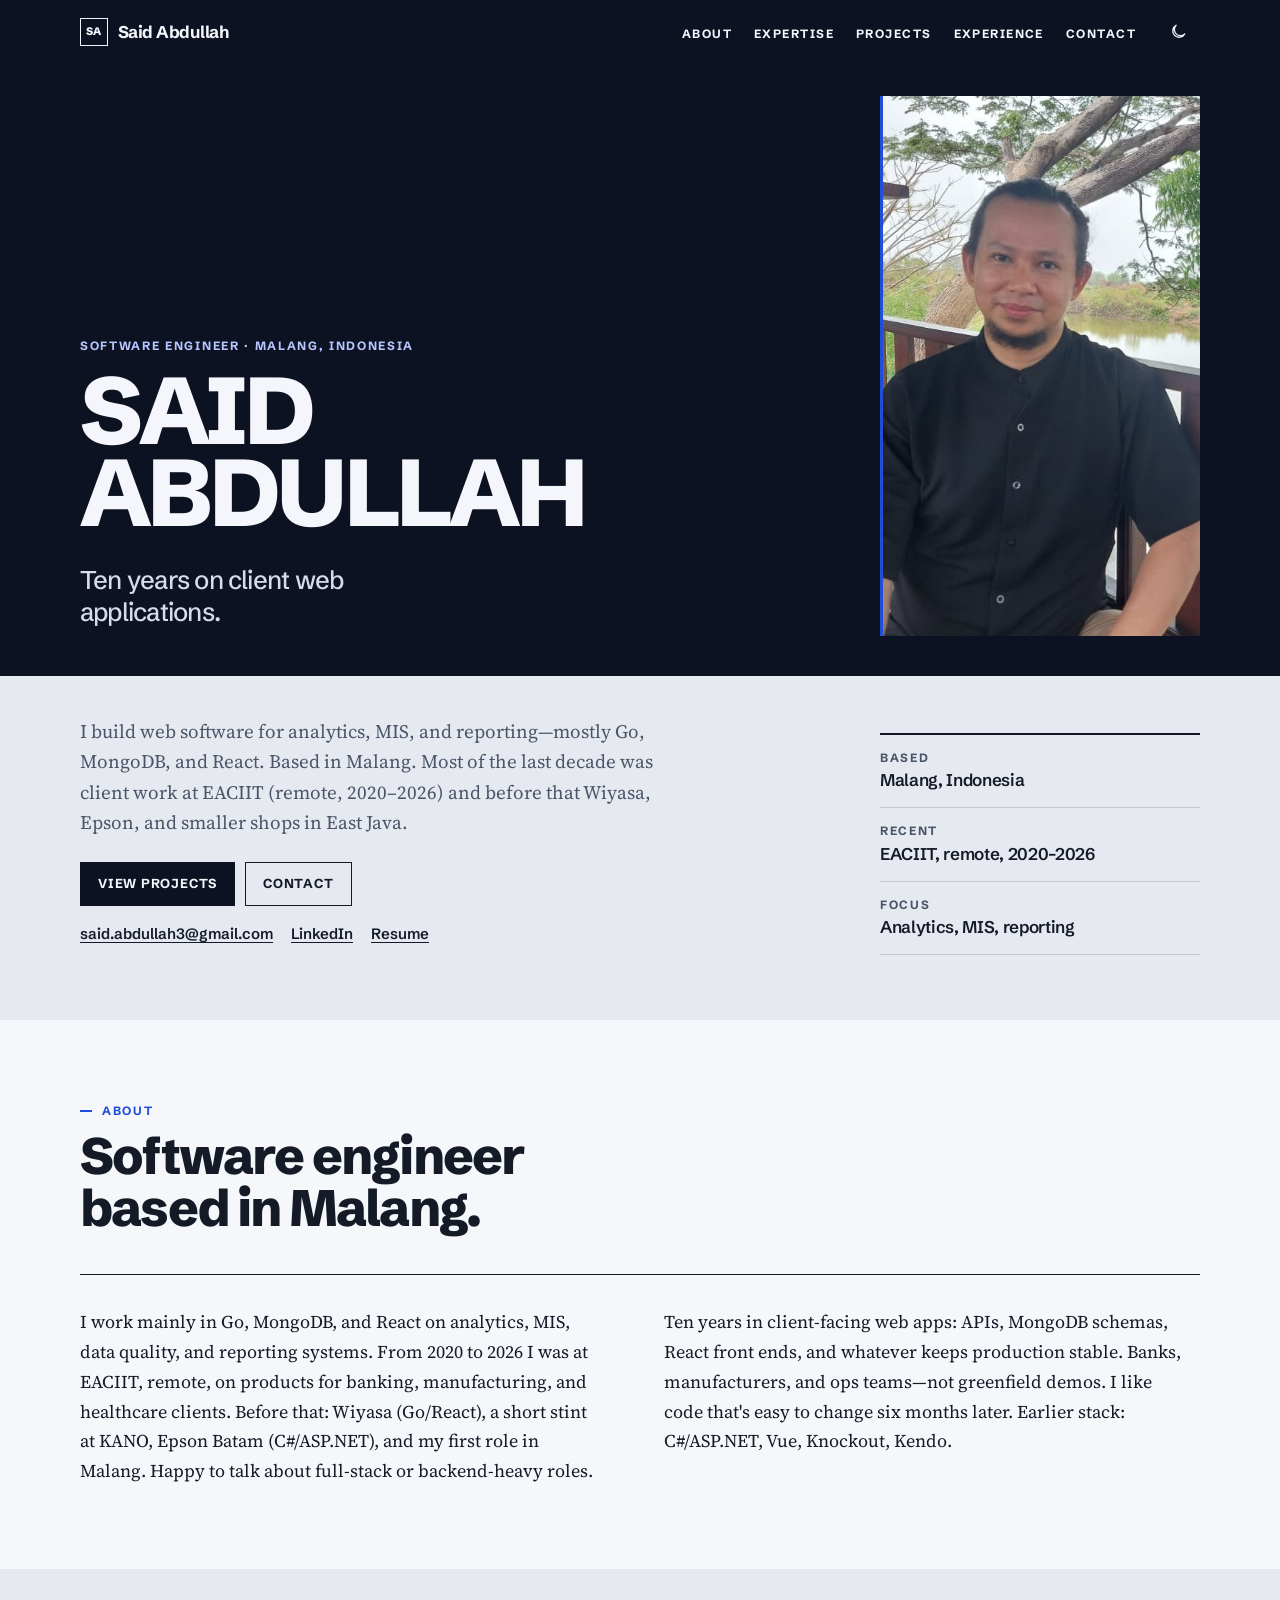
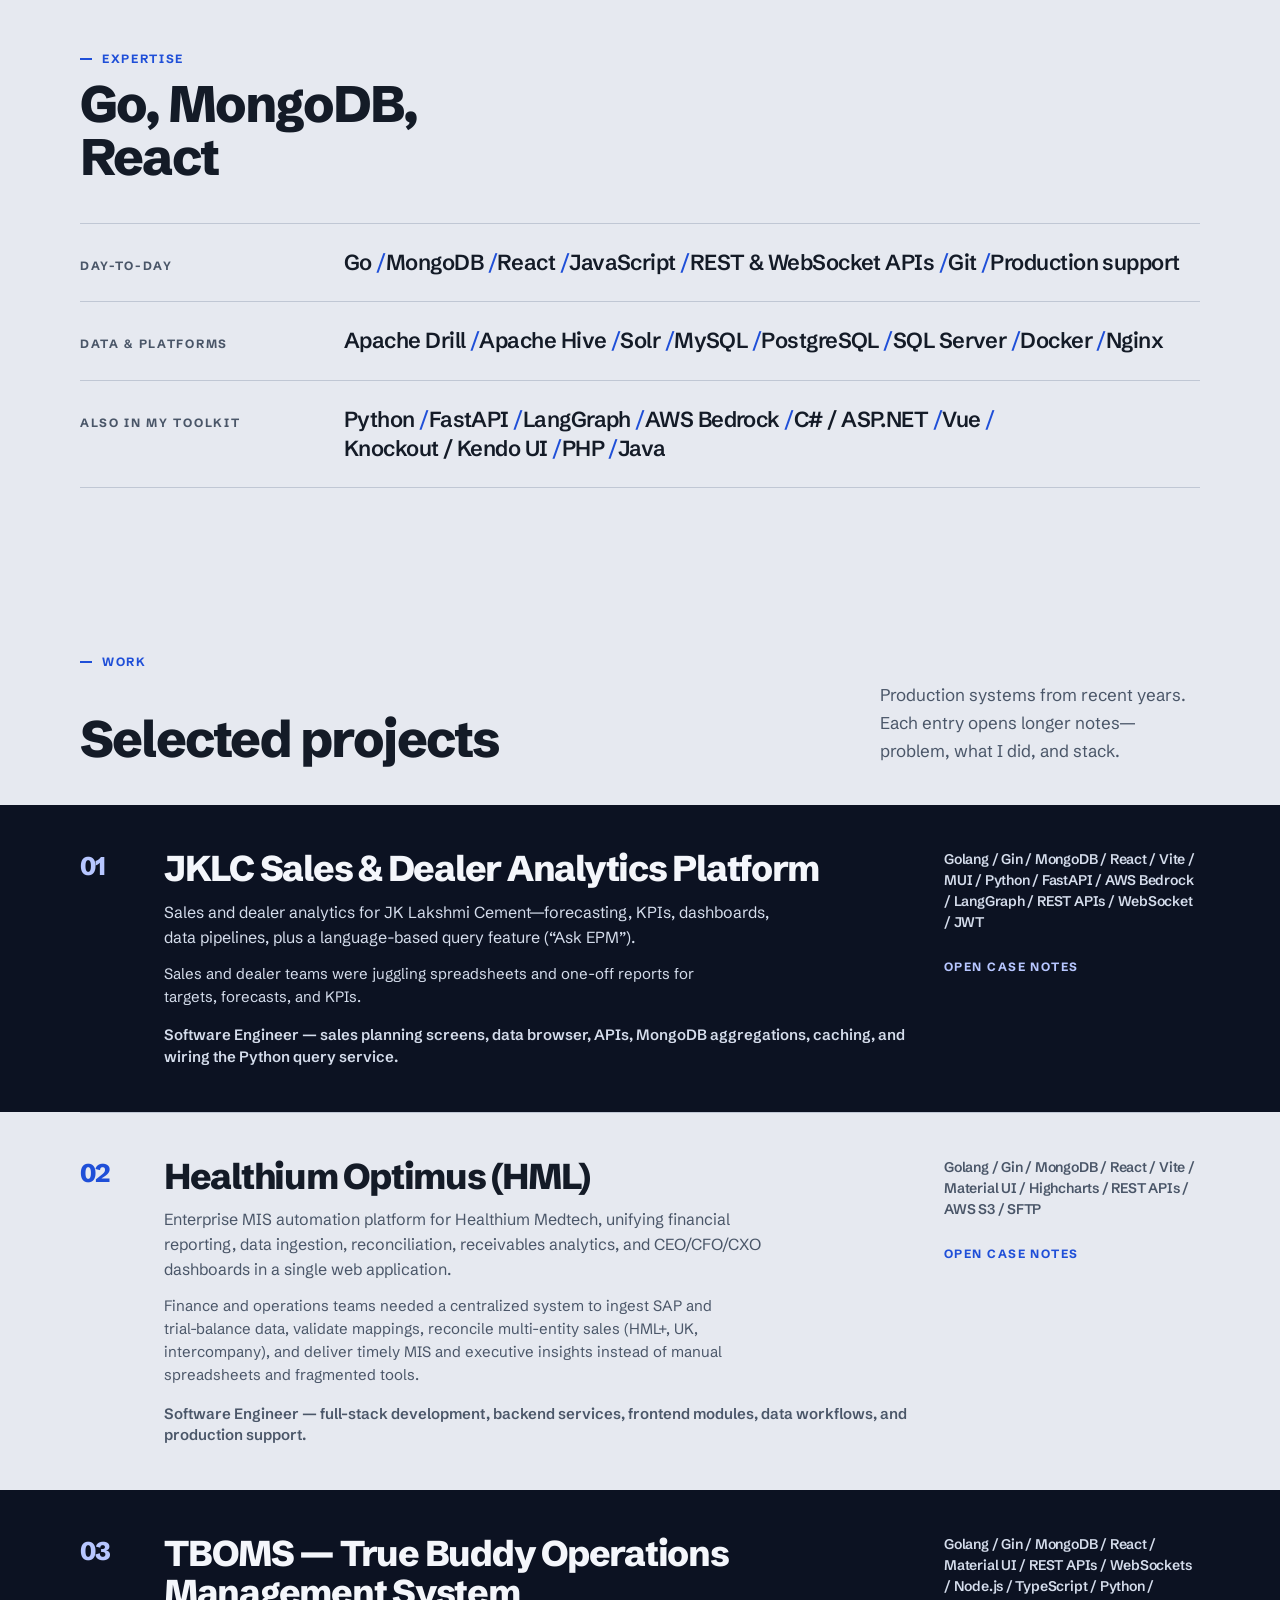
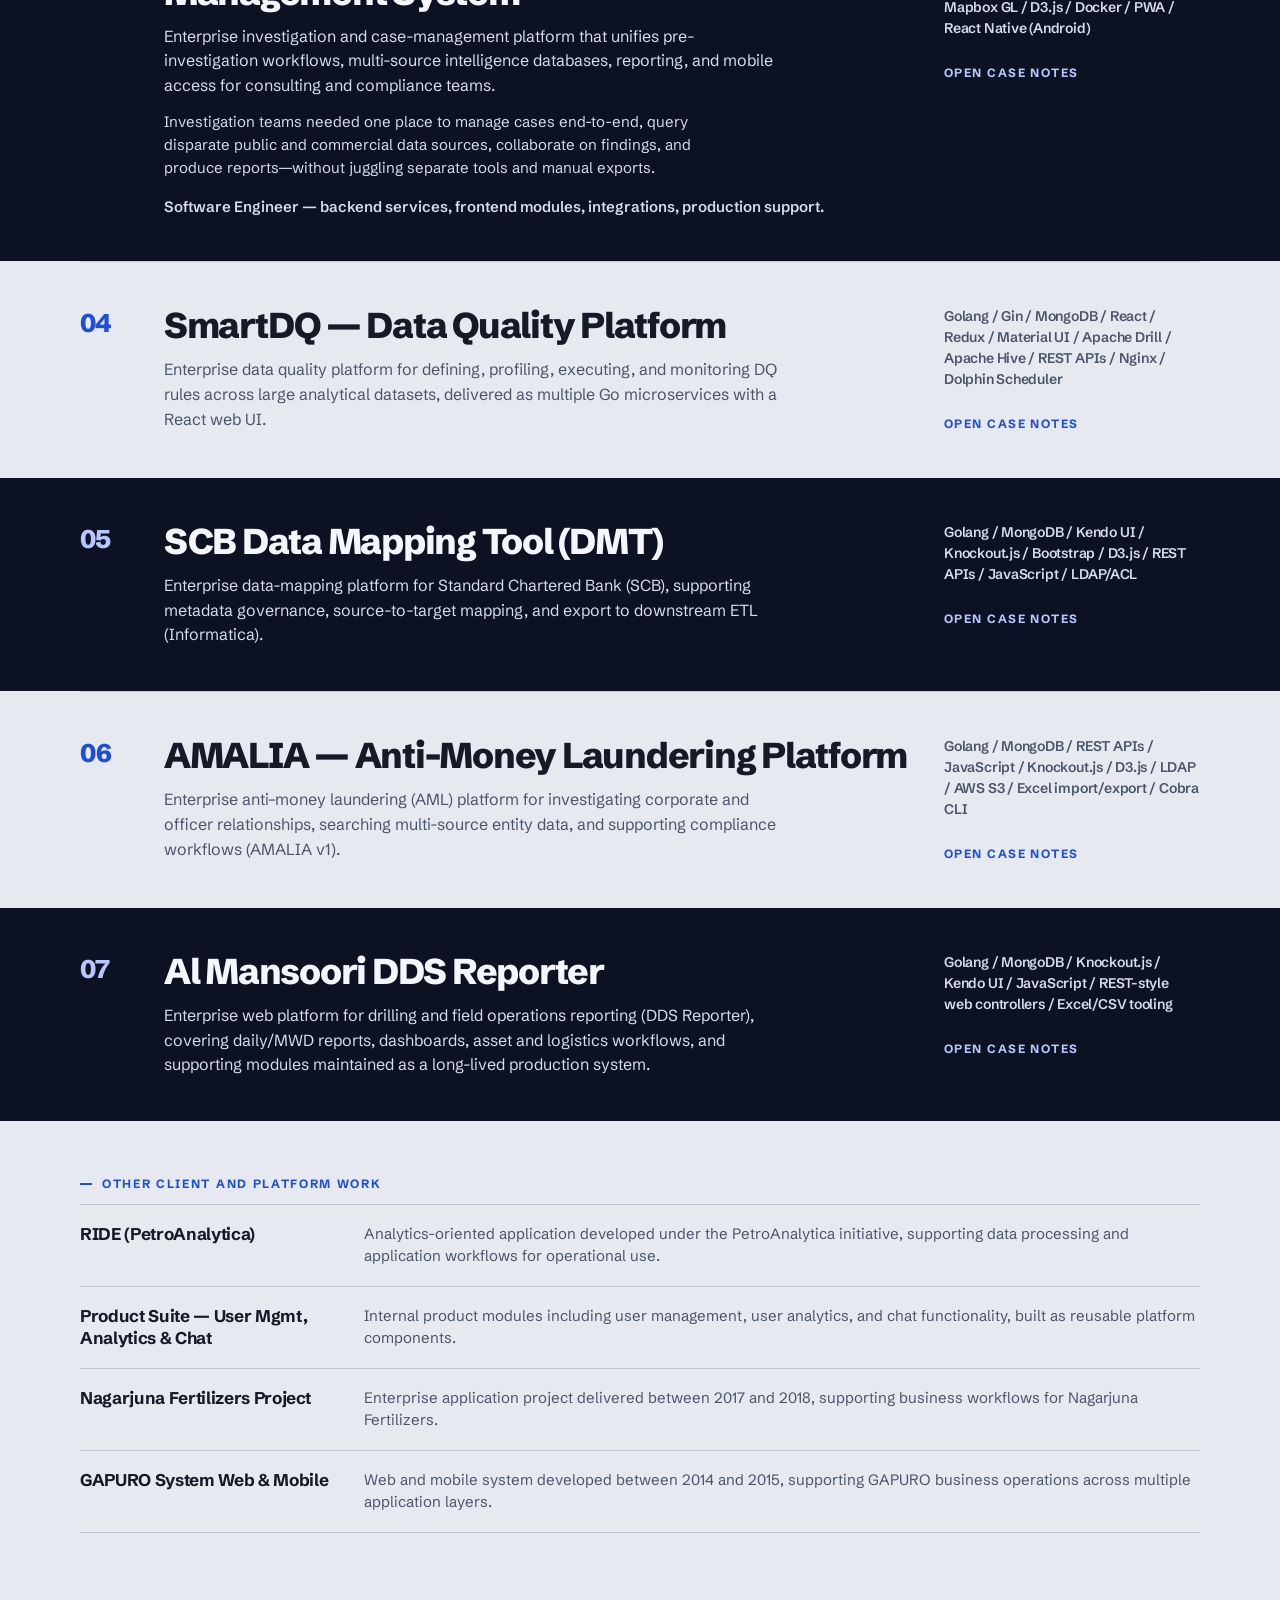
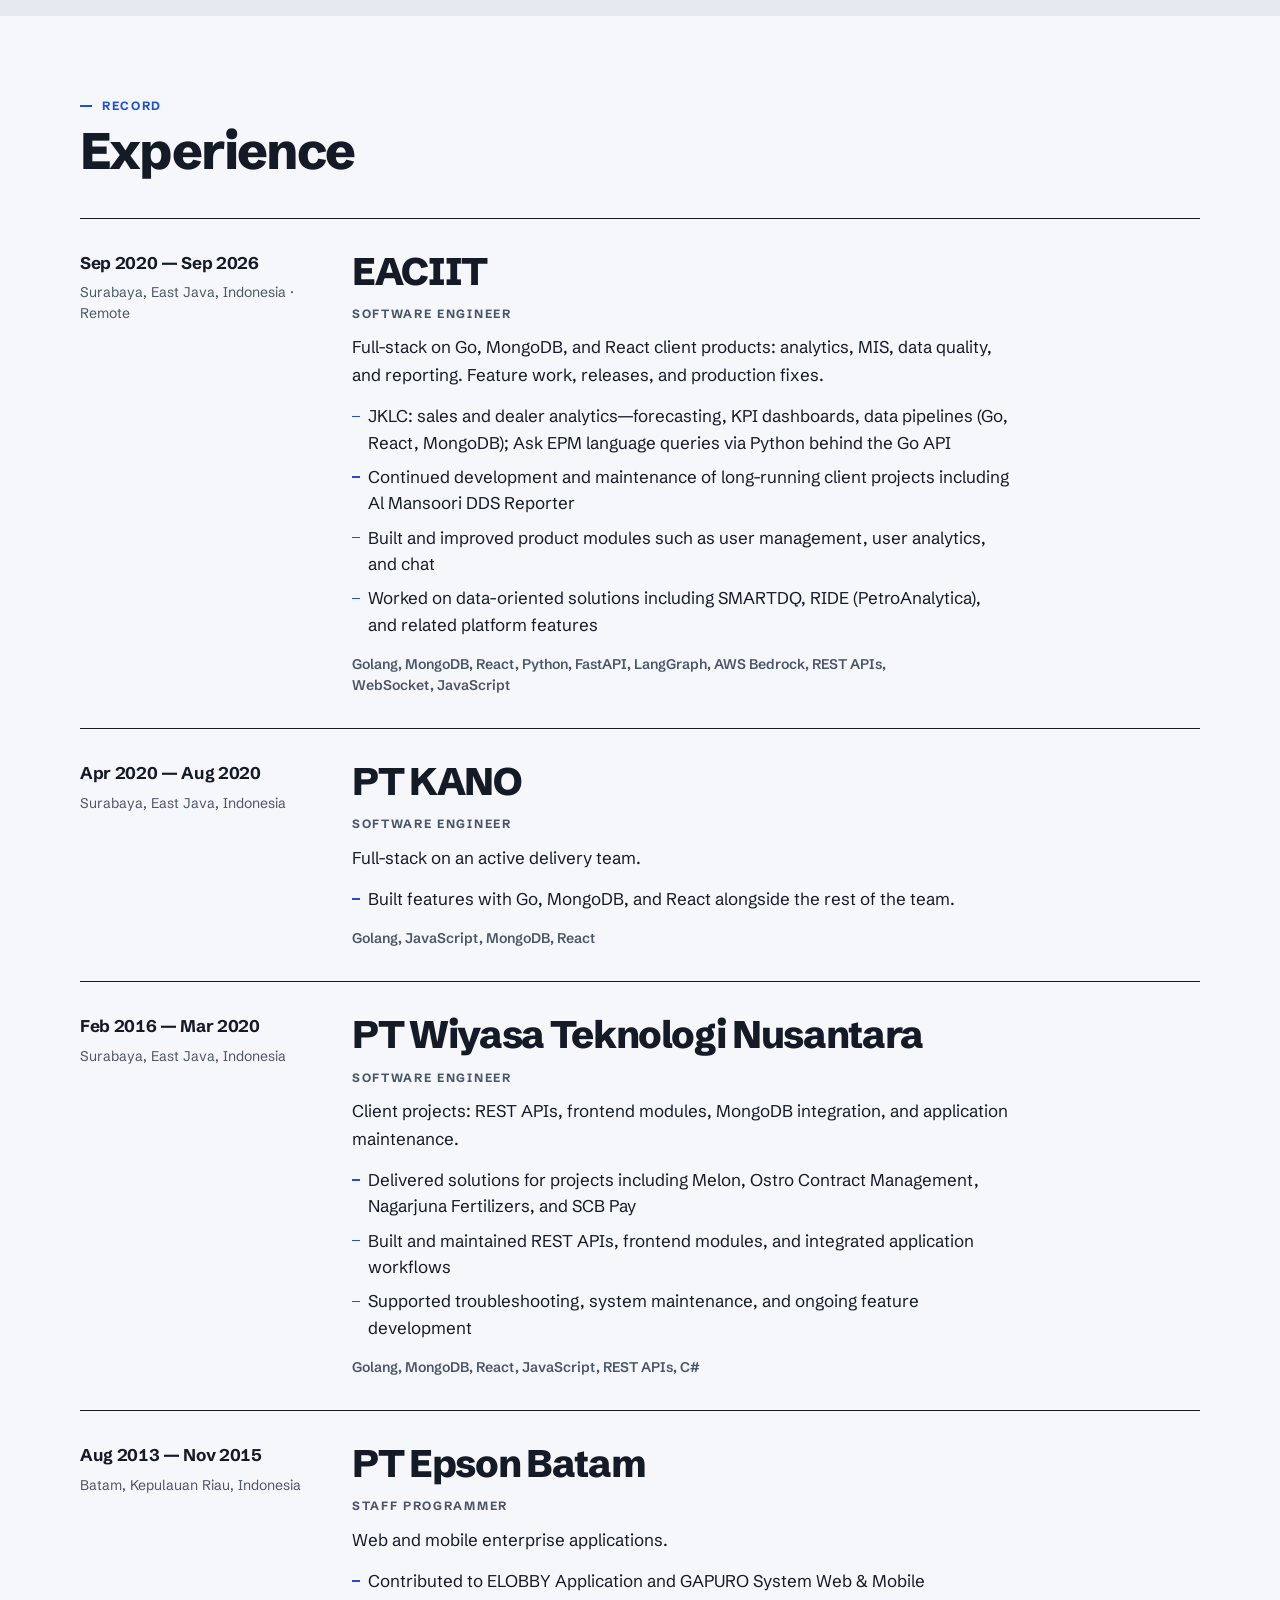
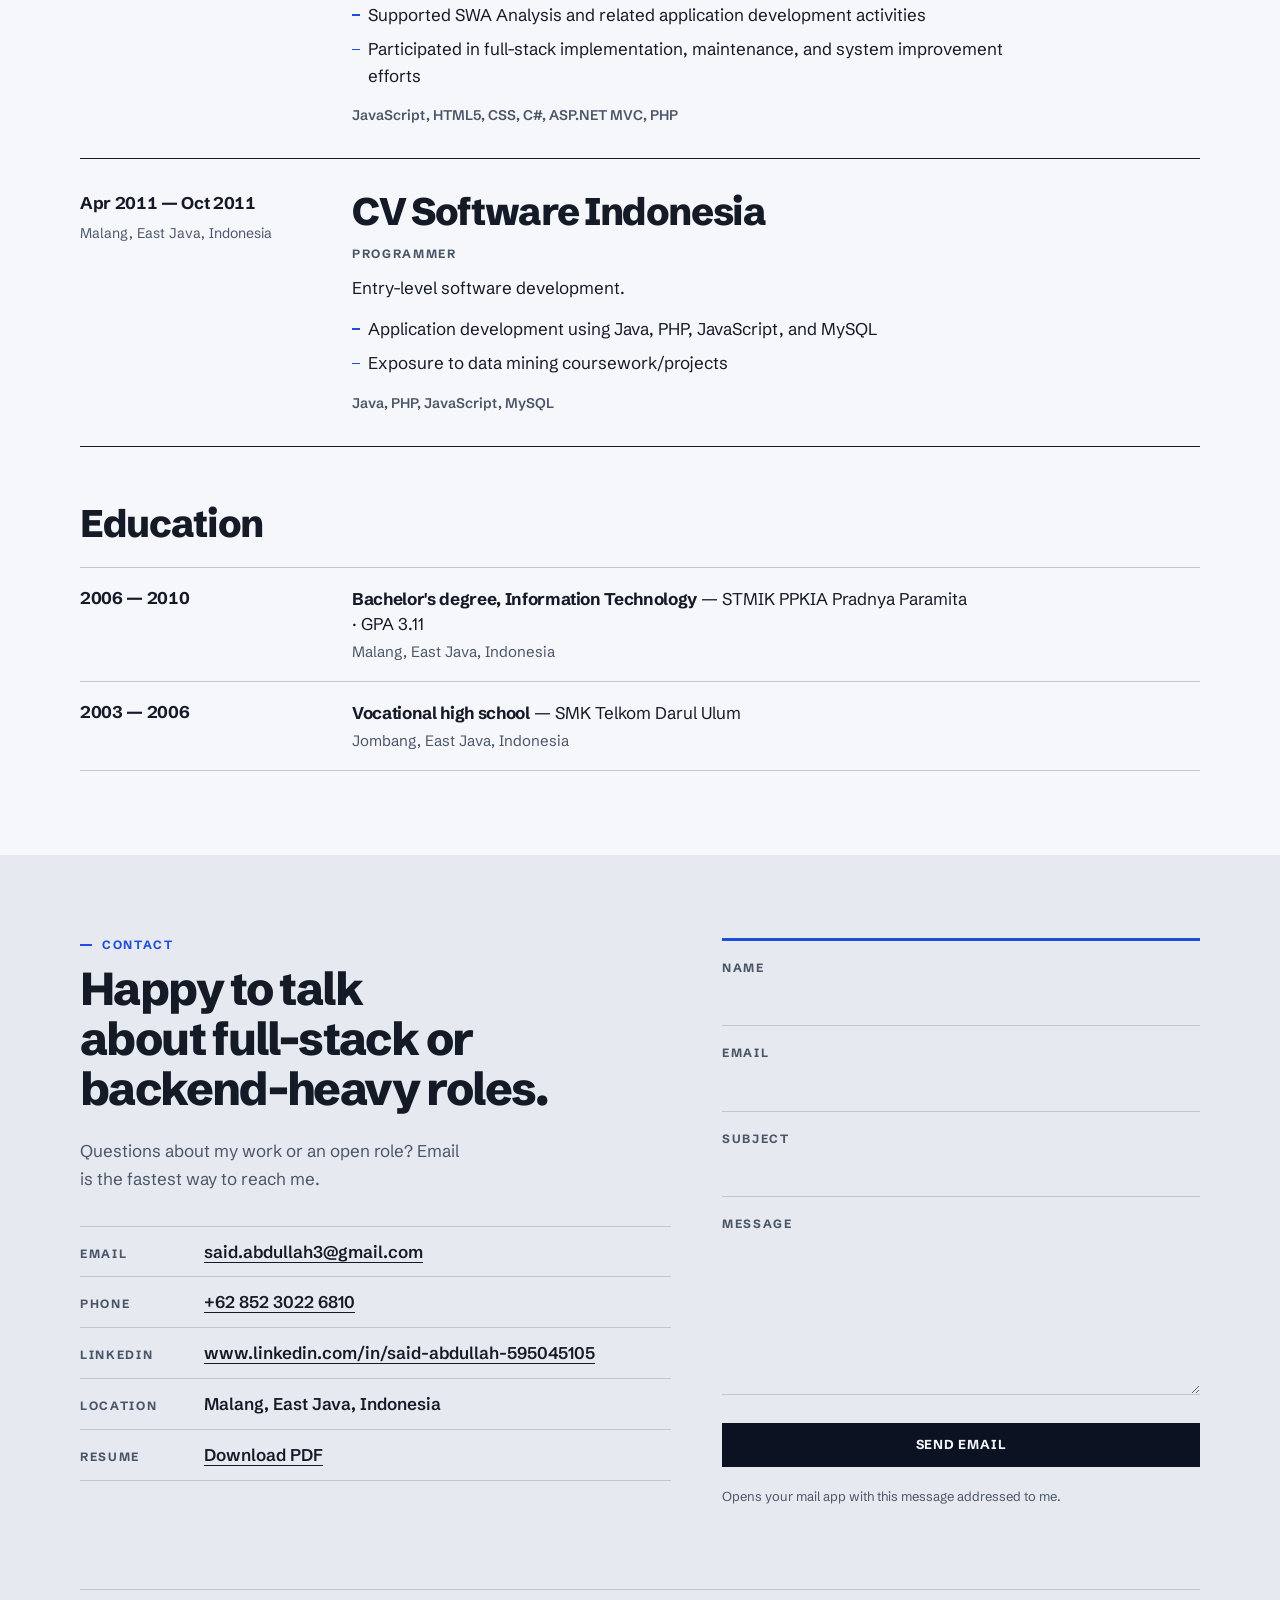
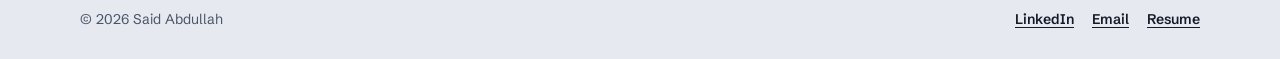
<file: index.html>
<!DOCTYPE html>
<html lang="en" data-theme="light">
<head>
  <meta charset="UTF-8">
  <meta name="viewport" content="width=device-width, initial-scale=1.0">
  <meta name="theme-color" content="#0c1222">
  <script>
    (function () {
      try {
        var stored = localStorage.getItem("portfolio-theme");
        var dark = window.matchMedia("(prefers-color-scheme: dark)").matches;
        var theme = stored || (dark ? "dark" : "light");
        document.documentElement.setAttribute("data-theme", theme);
        document.documentElement.style.colorScheme = theme;
        var meta = document.querySelector('meta[name="theme-color"]');
        if (meta) meta.setAttribute("content", theme === "dark" ? "#070b12" : "#0c1222");
      } catch (e) {}
    })();
  </script>
  <title>Said Abdullah | Software Engineer</title>
  <meta name="description" content="Said Abdullah — Software Engineer in Malang. Ten years on client web applications, mostly Go, MongoDB, and React, for analytics, MIS, data quality, and reporting.">
  <meta name="author" content="Said Abdullah">
  <meta name="robots" content="index, follow">

  <meta property="og:title" content="Said Abdullah | Software Engineer">
  <meta property="og:description" content="Software engineer in Malang. Go, MongoDB, and React on analytics, MIS, data quality, and reporting systems.">
  <meta property="og:type" content="website">
  <meta property="og:image" content="./assets/images/me.jpeg">
  <meta property="og:locale" content="en_US">

  <meta name="twitter:card" content="summary">
  <meta name="twitter:title" content="Said Abdullah | Software Engineer">
  <meta name="twitter:description" content="Software engineer in Malang. Go, MongoDB, and React on analytics, MIS, data quality, and reporting systems.">
  <meta name="twitter:image" content="./assets/images/me.jpeg">

  <link rel="icon" type="image/svg+xml" href="./favicon/favicon.svg">
  <link rel="apple-touch-icon" href="./favicon/favicon.svg">

  <link rel="preconnect" href="https://fonts.googleapis.com">
  <link rel="preconnect" href="https://fonts.gstatic.com" crossorigin>
  <link href="https://fonts.googleapis.com/css2?family=Schibsted+Grotesk:wght@400;500;600;700;800;900&family=Source+Serif+4:opsz,wght@8..60,400;8..60,500;8..60,600&display=swap" rel="stylesheet">

  <link rel="stylesheet" href="./css/style.css">
  <link rel="stylesheet" href="./css/responsive.css">

  <script type="application/ld+json" id="person-jsonld">
  {
    "@context": "https://schema.org",
    "@type": "Person",
    "name": "Said Abdullah",
    "jobTitle": "Software Engineer",
    "email": "mailto:said.abdullah3@gmail.com",
    "telephone": "+62-852-3022-6810",
    "address": {
      "@type": "PostalAddress",
      "addressLocality": "Malang",
      "addressRegion": "East Java",
      "addressCountry": "Indonesia"
    },
    "sameAs": ["https://www.linkedin.com/in/said-abdullah-595045105"]
  }
  </script>
</head>
<body>
  <a href="#main-content" class="skip-link">Skip to main content</a>

  <header class="navbar" id="navbar">
    <div class="container navbar__inner">
      <a href="#hero" class="navbar__logo"><span class="navbar__mark" aria-hidden="true">SA</span><span class="navbar__logo-text">Said Abdullah</span></a>

      <nav class="navbar__nav" id="navbar-nav" aria-label="Main">
        <ul class="navbar__list">
          <li><a href="#about" class="navbar__link" data-section="about">About</a></li>
          <li><a href="#expertise" class="navbar__link" data-section="expertise">Expertise</a></li>
          <li><a href="#projects" class="navbar__link" data-section="projects">Projects</a></li>
          <li><a href="#experience" class="navbar__link" data-section="experience">Experience</a></li>
          <li><a href="#contact" class="navbar__link" data-section="contact">Contact</a></li>
        </ul>
      </nav>

      <div class="navbar__actions">
        <button class="theme-toggle" id="theme-toggle" type="button" aria-label="Switch color theme" aria-pressed="false">
          <svg class="theme-toggle__icon theme-toggle__icon--sun" xmlns="http://www.w3.org/2000/svg" width="18" height="18" viewBox="0 0 24 24" fill="none" stroke="currentColor" stroke-width="1.75" stroke-linecap="round" aria-hidden="true">
            <circle cx="12" cy="12" r="4"/>
            <path d="M12 3v1.5M12 19.5V21M4.9 4.9l1.1 1.1M18 18l1.1 1.1M3 12h1.5M19.5 12H21M4.9 19.1 6 18M18 6l1.1-1.1"/>
          </svg>
          <svg class="theme-toggle__icon theme-toggle__icon--moon" xmlns="http://www.w3.org/2000/svg" width="18" height="18" viewBox="0 0 24 24" fill="none" stroke="currentColor" stroke-width="1.75" stroke-linecap="round" stroke-linejoin="round" aria-hidden="true">
            <path d="M21 14.5A8.5 8.5 0 1 1 9.5 3 7 7 0 0 0 21 14.5z"/>
          </svg>
        </button>
        <button class="navbar__hamburger" id="navbar-hamburger" type="button" aria-label="Open menu" aria-expanded="false" aria-controls="navbar-nav">
          <span></span>
          <span></span>
        </button>
      </div>
    </div>
  </header>

  <main id="main-content" tabindex="-1">
    <section class="hero" id="hero">
      <div class="container hero__poster">
        <div class="hero__copy">
          <p class="hero__eyebrow" id="hero-eyebrow">Software Engineer · Malang</p>
          <h1 class="hero__name" id="hero-name"><span class="hero__name-line">Said</span><span class="hero__name-line">Abdullah</span></h1>
          <p class="hero__headline" id="hero-headline">Ten years on client web applications.</p>
        </div>
        <figure class="hero__photo-wrapper">
          <img
            src="./assets/images/me.jpeg"
            alt="Portrait of Said Abdullah"
            class="hero__photo"
            id="hero-photo"
            width="640"
            height="800"
            fetchpriority="high"
            decoding="async"
          >
        </figure>
      </div>
      <div class="hero__dock">
        <div class="container hero__dock-grid">
          <div>
            <p class="hero__lede" id="hero-lede">I build web software for analytics, MIS, and reporting—mostly Go, MongoDB, and React. Based in Malang. Most of the last decade was client work at EACIIT (remote, 2020–2026) and before that Wiyasa, Epson, and smaller shops in East Java.</p>
            <div class="hero__actions">
              <a href="#projects" class="btn btn--primary">View projects</a>
              <a href="#contact" class="btn btn--secondary">Contact</a>
            </div>
            <p class="hero__links" id="hero-links">
              <a id="hero-email" href="mailto:said.abdullah3@gmail.com">said.abdullah3@gmail.com</a>
              <a id="hero-linkedin" href="https://www.linkedin.com/in/said-abdullah-595045105" target="_blank" rel="noopener noreferrer">LinkedIn</a>
              <a id="hero-resume" href="./assets/documents/resume.pdf" target="_blank" rel="noopener noreferrer">Resume</a>
            </p>
          </div>
          <dl class="hero__facts">
            <div><dt>Based</dt><dd>Malang, Indonesia</dd></div>
            <div><dt>Recent</dt><dd>EACIIT, remote, 2020–2026</dd></div>
            <div><dt>Focus</dt><dd>Analytics, MIS, reporting</dd></div>
          </dl>
        </div>
      </div>
    </section>

    <section class="section" id="about" tabindex="-1">
      <div class="container">
        <header class="section-header">
          <p class="section-kicker">About</p>
          <h2 class="section-title" id="about-lead">Software engineer based in Malang.</h2>
        </header>
        <div class="about__columns" id="about-prose">
          <p class="about__body" id="about-rest">I work mainly in Go, MongoDB, and React on analytics, MIS, data quality, and reporting systems. From 2020 to 2026 I was at EACIIT, remote, on products for banking, manufacturing, and healthcare clients. Before that: Wiyasa (Go/React), a short stint at KANO, Epson Batam (C#/ASP.NET), and my first role in Malang. Happy to talk about full-stack or backend-heavy roles.</p>
          <p class="about__body" id="about-snippet">Ten years in client-facing web apps: APIs, MongoDB schemas, React front ends, and whatever keeps production stable. Banks, manufacturers, and ops teams—not greenfield demos. I like code that's easy to change six months later. Earlier stack: C#/ASP.NET, Vue, Knockout, Kendo.</p>
        </div>
      </div>
    </section>

    <section class="section section--rule" id="expertise" tabindex="-1">
      <div class="container">
        <header class="section-header">
          <p class="section-kicker">Expertise</p>
          <h2 class="section-title">Go, MongoDB, React</h2>
        </header>
        <div class="skill-board" id="skills-grid"></div>
      </div>
    </section>

    <section class="section section--rule" id="projects" tabindex="-1">
      <div class="container">
        <header class="section-header">
          <p class="section-kicker">Work</p>
          <h2 class="section-title">Selected projects</h2>
          <p class="section-intro">Production systems from recent years. Each entry opens longer notes—problem, what I did, and stack.</p>
        </header>
      </div>
      <div id="projects-grid">
        <noscript>
          <div class="container">
            <p class="noscript-note">Project notes load with JavaScript. The same history is in the resume PDF.</p>
          </div>
        </noscript>
      </div>
    </section>

    <section class="section section--rule" id="experience" tabindex="-1">
      <div class="container">
        <header class="section-header">
          <p class="section-kicker">Record</p>
          <h2 class="section-title">Experience</h2>
        </header>
        <div class="career" id="experience-timeline"></div>
        <div class="education" id="education-block" hidden>
          <h3 class="education__title">Education</h3>
          <div id="education-list"></div>
        </div>
      </div>
    </section>

    <section class="contact" id="contact" tabindex="-1">
      <div class="container contact__layout">
        <div class="contact__intro">
          <header class="section-header">
            <p class="section-kicker">Contact</p>
            <h2 class="section-title" id="contact-statement">Happy to talk about full-stack or backend-heavy roles.</h2>
          </header>
          <p class="contact__lede">Questions about my work or an open role? Email is the fastest way to reach me.</p>
          <div class="contact__list">
            <div class="contact__row">
              <span class="contact__label">Email</span>
              <a class="contact__value" id="contact-email" href="mailto:said.abdullah3@gmail.com">said.abdullah3@gmail.com</a>
            </div>
            <div class="contact__row">
              <span class="contact__label">Phone</span>
              <a class="contact__value" id="contact-phone" href="tel:+6285230226810">+62 852 3022 6810</a>
            </div>
            <div class="contact__row" id="contact-github-row" hidden>
              <span class="contact__label">GitHub</span>
              <a class="contact__value" id="contact-github" href="#" target="_blank" rel="noopener noreferrer"></a>
            </div>
            <div class="contact__row">
              <span class="contact__label">LinkedIn</span>
              <a class="contact__value" id="contact-linkedin" href="https://www.linkedin.com/in/said-abdullah-595045105" target="_blank" rel="noopener noreferrer">linkedin.com/in/said-abdullah-595045105</a>
            </div>
            <div class="contact__row">
              <span class="contact__label">Location</span>
              <span class="contact__value" id="contact-location">Malang, East Java, Indonesia</span>
            </div>
            <div class="contact__row">
              <span class="contact__label">Resume</span>
              <a class="contact__value" id="contact-resume" href="./assets/documents/resume.pdf" target="_blank" rel="noopener noreferrer">Download PDF</a>
            </div>
          </div>
        </div>

        <form class="contact__form" id="contact-form" novalidate>
          <div class="form-group">
            <label for="contact-name">Name</label>
            <input type="text" id="contact-name" name="name" required autocomplete="name">
          </div>
          <div class="form-group">
            <label for="contact-email-input">Email</label>
            <input type="email" id="contact-email-input" name="email" required autocomplete="email">
          </div>
          <div class="form-group">
            <label for="contact-subject">Subject</label>
            <input type="text" id="contact-subject" name="subject" required autocomplete="off">
          </div>
          <div class="form-group">
            <label for="contact-message">Message</label>
            <textarea id="contact-message" name="message" rows="5" required></textarea>
          </div>
          <p class="form-error" id="form-error" role="alert" hidden>Enter your name, a valid email, a subject, and a message.</p>
          <button type="submit" class="btn btn--primary btn--full">Send email</button>
          <p class="form-note">Opens your mail app with this message addressed to me.</p>
        </form>
      </div>
    </section>
  </main>

  <footer class="footer">
    <div class="container footer__inner">
      <p class="footer__copy">&copy; <span id="footer-year">2026</span> <span id="footer-name">Said Abdullah</span></p>
      <div class="footer__links">
        <a id="footer-linkedin" href="https://www.linkedin.com/in/said-abdullah-595045105" target="_blank" rel="noopener noreferrer">LinkedIn</a>
        <a id="footer-github" href="#" target="_blank" rel="noopener noreferrer" hidden>GitHub</a>
        <a id="footer-email" href="mailto:said.abdullah3@gmail.com">Email</a>
        <a id="footer-resume" href="./assets/documents/resume.pdf" target="_blank" rel="noopener noreferrer">Resume</a>
      </div>
    </div>
  </footer>

  <div class="modal" id="project-modal" role="dialog" aria-modal="true" aria-labelledby="modal-title" hidden>
    <div class="modal__overlay" id="modal-overlay"></div>
    <div class="modal__panel" role="document">
      <h2 class="modal__title" id="modal-title">Project notes</h2>
      <button class="modal__close" id="modal-close" type="button" aria-label="Close case notes">
        <svg xmlns="http://www.w3.org/2000/svg" width="20" height="20" viewBox="0 0 24 24" fill="none" stroke="currentColor" stroke-width="1.75" stroke-linecap="round" aria-hidden="true">
          <line x1="6" y1="6" x2="18" y2="18"/>
          <line x1="18" y1="6" x2="6" y2="18"/>
        </svg>
      </button>
      <div id="modal-content"></div>
    </div>
  </div>

  <script src="./js/script.js"></script>
  <script src="./js/_runtime.js"></script>
</body>
</html>
</file>
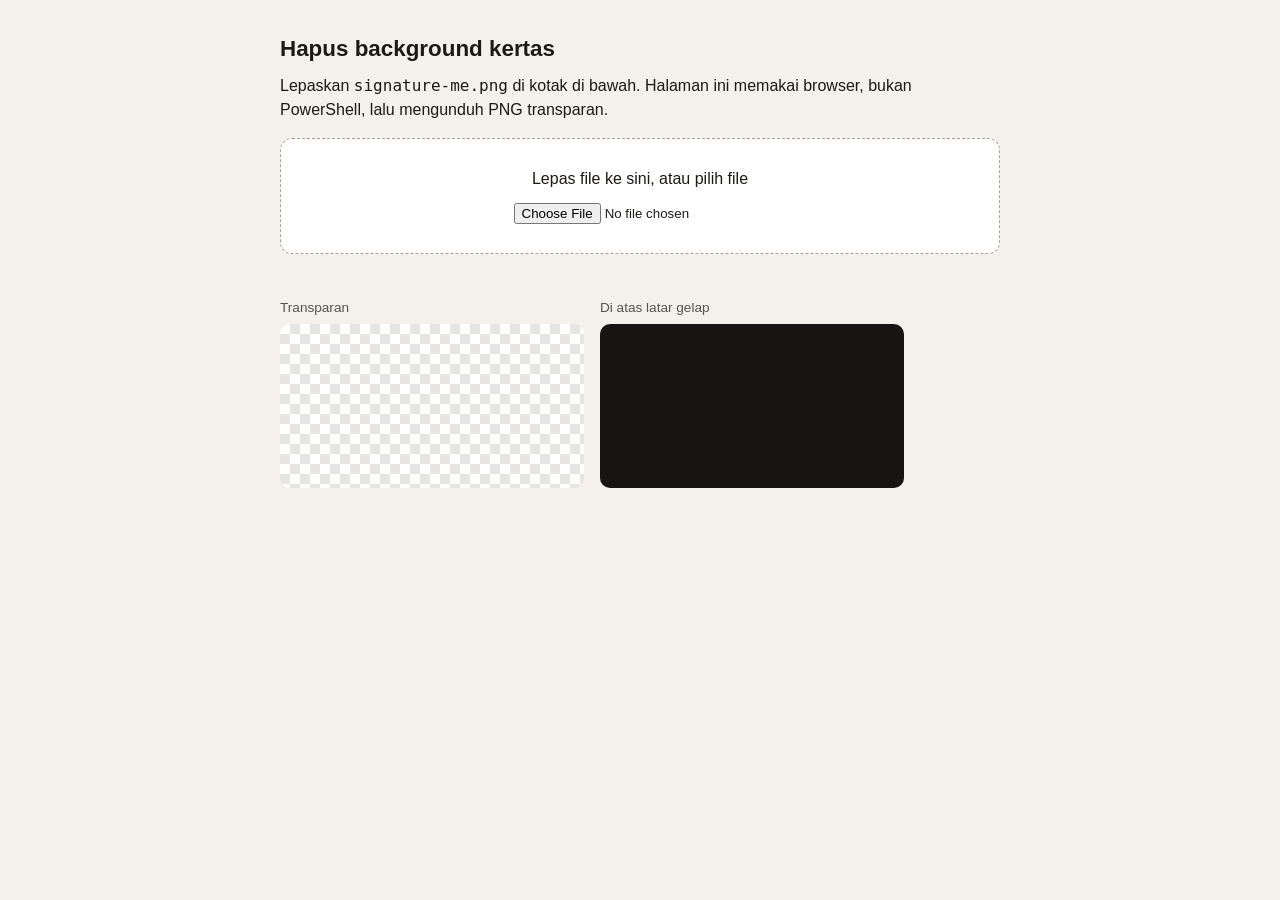
<file: tools/clean-signature.html>
<!DOCTYPE html>
<html lang="id">
<head>
  <meta charset="utf-8">
  <title>Bersihkan tanda tangan</title>
  <style>
    :root { color-scheme: light; }
    body { margin: 0; font: 16px/1.5 "Segoe UI", sans-serif; background: #f4f1ec; color: #1c1917; }
    main { max-width: 720px; margin: 0 auto; padding: 32px 20px 48px; }
    h1 { font-size: 1.4rem; font-weight: 650; margin: 0 0 8px; }
    p { margin: 0 0 16px; }
    .drop { border: 1.5px dashed #a8a29e; border-radius: 12px; padding: 28px 16px; text-align: center; background: #fff; }
    .drop.over { border-color: #1c1917; background: #fafaf9; }
    input { margin-top: 12px; }
    .row { display: flex; gap: 16px; margin-top: 20px; flex-wrap: wrap; }
    figure { margin: 0; }
    figcaption { font-size: 0.85rem; color: #57534e; margin-bottom: 6px; }
    .stage { min-height: 140px; min-width: 220px; display: grid; place-items: center; border-radius: 10px; padding: 12px; }
    .light { background: #f7f6f3; }
    .dark { background: #171513; }
    .checker { background-color: #fff; background-image: linear-gradient(45deg, #e7e5e4 25%, transparent 25%), linear-gradient(-45deg, #e7e5e4 25%, transparent 25%), linear-gradient(45deg, transparent 75%, #e7e5e4 75%), linear-gradient(-45deg, transparent 75%, #e7e5e4 75%); background-size: 20px 20px; background-position: 0 0, 0 10px, 10px -10px, -10px 0; }
    canvas { max-width: 280px; height: auto; }
    .status { min-height: 1.5em; color: #44403c; }
  </style>
</head>
<body>
  <main>
    <h1>Hapus background kertas</h1>
    <p>Lepaskan <code>signature-me.png</code> di kotak di bawah. Halaman ini memakai browser, bukan PowerShell, lalu mengunduh PNG transparan.</p>
    <div class="drop" id="drop">
      <div>Lepas file ke sini, atau pilih file</div>
      <input id="file" type="file" accept="image/png,image/jpeg,image/webp">
    </div>
    <p class="status" id="status"></p>
    <div class="row" id="preview" hidden>
      <figure>
        <figcaption>Transparan</figcaption>
        <div class="stage checker"><canvas id="view"></canvas></div>
      </figure>
      <figure>
        <figcaption>Di atas latar gelap</figcaption>
        <div class="stage dark"><canvas id="viewDark"></canvas></div>
      </figure>
    </div>
  </main>
  <script>
    const drop = document.getElementById("drop");
    const fileInput = document.getElementById("file");
    const status = document.getElementById("status");
    const preview = document.getElementById("preview");

    drop.addEventListener("dragover", (event) => {
      event.preventDefault();
      drop.classList.add("over");
    });
    drop.addEventListener("dragleave", () => drop.classList.remove("over"));
    drop.addEventListener("drop", (event) => {
      event.preventDefault();
      drop.classList.remove("over");
      const file = event.dataTransfer.files && event.dataTransfer.files[0];
      if (file) cleanFile(file);
    });
    fileInput.addEventListener("change", () => {
      if (fileInput.files[0]) cleanFile(fileInput.files[0]);
    });

    function luminance(r, g, b) {
      return 0.2126 * r + 0.7152 * g + 0.0722 * b;
    }

    function median(values) {
      const sorted = values.slice().sort((a, b) => a - b);
      return sorted[Math.floor(sorted.length / 2)] || 0;
    }

    function percentile(values, p) {
      const sorted = values.slice().sort((a, b) => a - b);
      const index = Math.min(sorted.length - 1, Math.max(0, Math.round((sorted.length - 1) * p)));
      return sorted[index] || 0;
    }

    function sampleGrid(grid, gw, gh, cell, x, y) {
      const gx = (x + 0.5) / cell - 0.5;
      const gy = (y + 0.5) / cell - 0.5;
      const x0 = Math.floor(gx);
      const y0 = Math.floor(gy);
      const tx = gx - x0;
      const ty = gy - y0;
      const at = (cx, cy) => {
        const xx = Math.max(0, Math.min(gw - 1, cx));
        const yy = Math.max(0, Math.min(gh - 1, cy));
        return grid[yy * gw + xx];
      };
      const a = at(x0, y0) * (1 - tx) + at(x0 + 1, y0) * tx;
      const b = at(x0, y0 + 1) * (1 - tx) + at(x0 + 1, y0 + 1) * tx;
      return a * (1 - ty) + b * ty;
    }

    function removeSmallComponents(alpha, width, height, minSize) {
      const seen = new Uint8Array(alpha.length);
      const stack = [];
      for (let start = 0; start < alpha.length; start++) {
        if (seen[start] || alpha[start] < 18) continue;
        stack.length = 0;
        const comp = [];
        stack.push(start);
        seen[start] = 1;
        while (stack.length) {
          const p = stack.pop();
          comp.push(p);
          const x = p % width;
          const y = (p - x) / width;
          const next = [];
          if (x > 0) next.push(p - 1);
          if (x + 1 < width) next.push(p + 1);
          if (y > 0) next.push(p - width);
          if (y + 1 < height) next.push(p + width);
          for (const n of next) {
            if (!seen[n] && alpha[n] >= 18) {
              seen[n] = 1;
              stack.push(n);
            }
          }
        }
        if (comp.length < minSize) {
          for (const p of comp) alpha[p] = 0;
        }
      }
    }

    function cleanImageData(image) {
      const width = image.width;
      const height = image.height;
      const src = document.createElement("canvas");
      src.width = width;
      src.height = height;
      const ctx = src.getContext("2d", { willReadFrequently: true });
      ctx.drawImage(image, 0, 0);
      const frame = ctx.getImageData(0, 0, width, height);
      const rgba = frame.data;
      const count = width * height;
      const lum = new Float32Array(count);
      for (let p = 0; p < count; p++) {
        const o = p * 4;
        lum[p] = luminance(rgba[o], rgba[o + 1], rgba[o + 2]);
      }

      const border = [];
      const inset = Math.max(1, Math.floor(Math.min(width, height) * 0.01));
      for (let x = 0; x < width; x++) {
        border.push(lum[inset * width + x]);
        border.push(lum[(height - 1 - inset) * width + x]);
      }
      for (let y = 0; y < height; y++) {
        border.push(lum[y * width + inset]);
        border.push(lum[y * width + (width - 1 - inset)]);
      }
      const paper = median(border);
      const cell = Math.max(36, Math.round(Math.min(width, height) / 8));
      const gw = Math.ceil(width / cell);
      const gh = Math.ceil(height / cell);
      const grid = new Float32Array(gw * gh);
      for (let gy = 0; gy < gh; gy++) {
        for (let gx = 0; gx < gw; gx++) {
          const x0 = gx * cell;
          const y0 = gy * cell;
          const x1 = Math.min(width, x0 + cell);
          const y1 = Math.min(height, y0 + cell);
          const paperPixels = [];
          for (let y = y0; y < y1; y++) {
            for (let x = x0; x < x1; x++) {
              const value = lum[y * width + x];
              if (value >= paper - 28) paperPixels.push(value);
            }
          }
          grid[gy * gw + gx] = paperPixels.length >= 12 ? percentile(paperPixels, 0.72) : paper;
        }
      }
      const smooth = new Float32Array(grid.length);
      for (let gy = 0; gy < gh; gy++) {
        for (let gx = 0; gx < gw; gx++) {
          let sum = 0;
          let n = 0;
          for (let dy = -1; dy <= 1; dy++) {
            for (let dx = -1; dx <= 1; dx++) {
              const xx = gx + dx;
              const yy = gy + dy;
              if (xx >= 0 && yy >= 0 && xx < gw && yy < gh) {
                sum += grid[yy * gw + xx];
                n++;
              }
            }
          }
          smooth[gy * gw + gx] = sum / n;
        }
      }

      const alpha = new Uint8Array(count);
      for (let y = 0; y < height; y++) {
        for (let x = 0; x < width; x++) {
          const p = y * width + x;
          const bg = Math.max(paper - 18, sampleGrid(smooth, gw, gh, cell, x, y));
          const delta = bg - lum[p];
          let a = 0;
          if (delta <= 16) a = 0;
          else if (delta >= 58) a = 255;
          else a = Math.round(((delta - 16) / (58 - 16)) * 255);
          alpha[p] = a;
        }
      }
      removeSmallComponents(alpha, width, height, Math.max(12, Math.round(Math.min(width, height) * 0.012)));

      let minX = width;
      let minY = height;
      let maxX = -1;
      let maxY = -1;
      let ink = 0;
      for (let y = 0; y < height; y++) {
        for (let x = 0; x < width; x++) {
          if (alpha[y * width + x] > 20) {
            ink++;
            if (x < minX) minX = x;
            if (y < minY) minY = y;
            if (x > maxX) maxX = x;
            if (y > maxY) maxY = y;
          }
        }
      }
      if (maxX < 0) throw new Error("Tinta tidak ditemukan");

      const pad = Math.max(24, Math.round(Math.min(width, height) * 0.03));
      minX = Math.max(0, minX - pad);
      minY = Math.max(0, minY - pad);
      maxX = Math.min(width - 1, maxX + pad);
      maxY = Math.min(height - 1, maxY + pad);
      const outW = maxX - minX + 1;
      const outH = maxY - minY + 1;
      const out = ctx.createImageData(outW, outH);
      for (let y = 0; y < outH; y++) {
        for (let x = 0; x < outW; x++) {
          const a = alpha[(y + minY) * width + (x + minX)];
          const o = (y * outW + x) * 4;
          out.data[o] = 24;
          out.data[o + 1] = 24;
          out.data[o + 2] = 26;
          out.data[o + 3] = a;
        }
      }
      return { image: out, ink };
    }

    function paint(canvas, image) {
      canvas.width = image.width;
      canvas.height = image.height;
      canvas.getContext("2d").putImageData(image, 0, 0);
    }

    async function cleanFile(file) {
      status.textContent = "Memproses...";
      preview.hidden = true;
      const bitmap = await createImageBitmap(file);
      let cleaned;
      try {
        cleaned = cleanImageData(bitmap);
      } catch (error) {
        status.textContent = error.message;
        return;
      }
      paint(document.getElementById("view"), cleaned.image);
      paint(document.getElementById("viewDark"), cleaned.image);
      preview.hidden = false;
      const blob = await new Promise((resolve) => document.getElementById("view").toBlob(resolve, "image/png"));
      const link = document.createElement("a");
      link.href = URL.createObjectURL(blob);
      link.download = "signature-me.png";
      link.click();
      URL.revokeObjectURL(link.href);
      status.textContent = "PNG transparan sudah diunduh. Ganti file assets/images/signature-me.png dengan unduhan itu.";
    }
  </script>
</body>
</html>
</file>
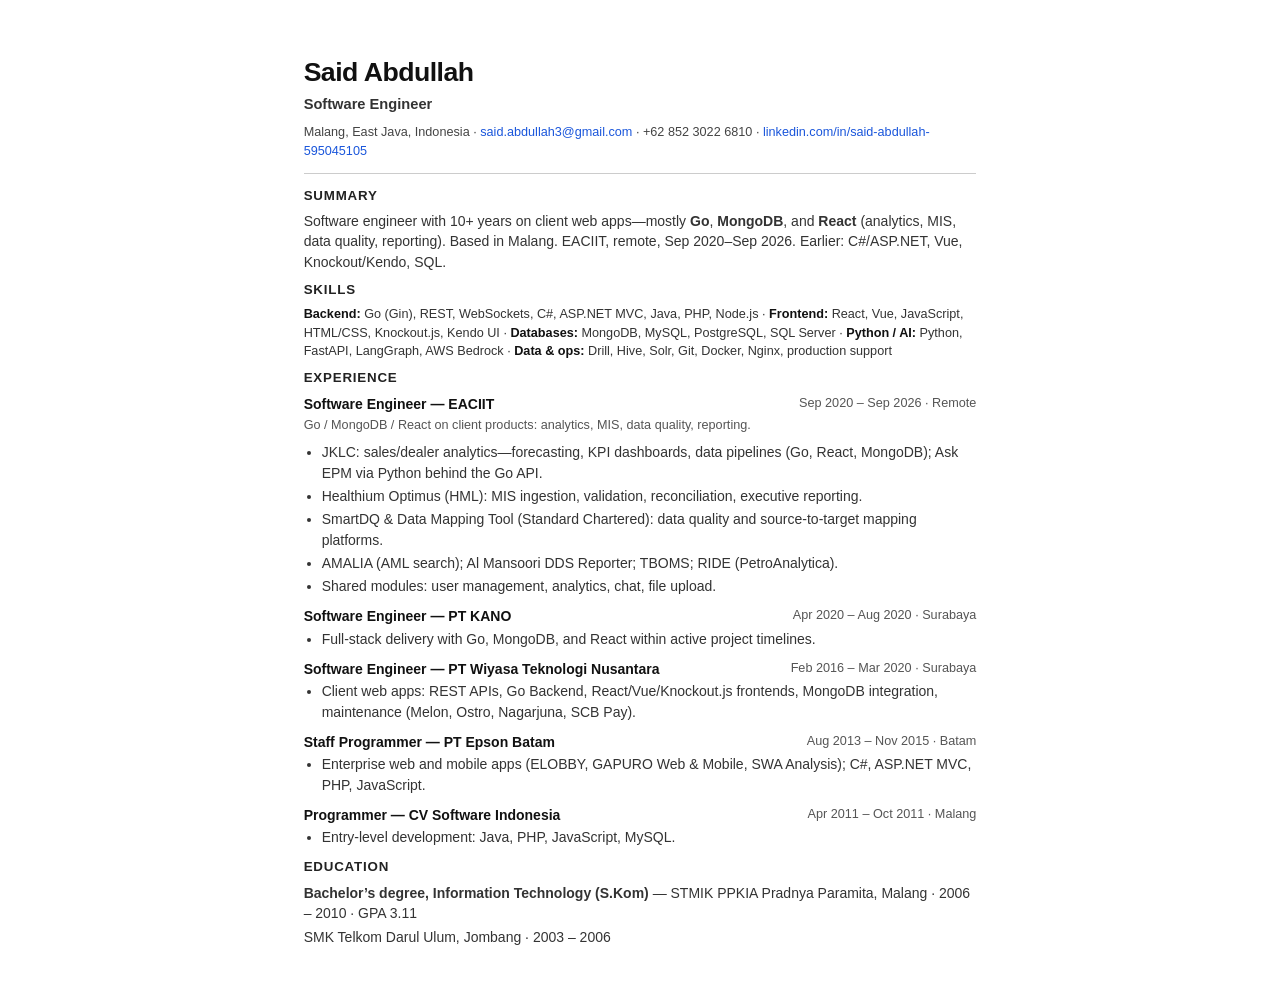
<file: assets/documents/resume.html>
<!DOCTYPE html>
<html lang="en">
<head>
  <meta charset="UTF-8">
  <title>Said Abdullah — Resume</title>
  <style>
    @page { size: A4; margin: 14mm 16mm; }
    * { box-sizing: border-box; margin: 0; padding: 0; }
    body {
      font-family: "Segoe UI", Calibri, Arial, sans-serif;
      font-size: 10.5pt;
      line-height: 1.45;
      color: #111;
      max-width: 210mm;
      margin: 0 auto;
      padding: 14mm 16mm;
    }
    h1 { font-size: 20pt; font-weight: 700; letter-spacing: -0.02em; }
    .headline { font-size: 11pt; font-weight: 600; color: #333; margin-top: 2px; }
    .contact {
      margin-top: 8px;
      font-size: 9.5pt;
      color: #444;
      line-height: 1.5;
    }
    .contact a { color: #1a56db; text-decoration: none; }
    hr { border: none; border-top: 1px solid #ccc; margin: 12px 0; }
    h2 {
      font-size: 10pt;
      font-weight: 700;
      text-transform: uppercase;
      letter-spacing: 0.06em;
      color: #222;
      margin-bottom: 6px;
    }
    p { margin-bottom: 8px; color: #333; }
    .job { margin-bottom: 10px; }
    .job-header {
      display: flex;
      flex-wrap: wrap;
      justify-content: space-between;
      gap: 4px 12px;
      margin-bottom: 2px;
    }
    .job-title { font-weight: 700; }
    .job-meta { font-size: 9.5pt; color: #555; }
    ul { margin: 0 0 6px 18px; padding: 0; }
    li { margin-bottom: 3px; color: #333; }
    .skills { font-size: 9.5pt; color: #333; }
    .skills strong { color: #111; }
    .edu-row { margin-bottom: 4px; }
    @media print {
      body { padding: 0; }
      a { color: #111; }
    }
  </style>
</head>
<body>
  <header>
    <h1>Said Abdullah</h1>
    <p class="headline">Software Engineer</p>
    <p class="contact">
      Malang, East Java, Indonesia ·
      <a href="mailto:said.abdullah3@gmail.com">said.abdullah3@gmail.com</a> ·
      +62 852 3022 6810 ·
      <a href="https://www.linkedin.com/in/said-abdullah-595045105">linkedin.com/in/said-abdullah-595045105</a>
    </p>
  </header>

  <hr>

  <section>
    <h2>Summary</h2>
    <p>
      Software engineer with 10+ years on client web apps—mostly <strong>Go</strong>, <strong>MongoDB</strong>, and
      <strong>React</strong> (analytics, MIS, data quality, reporting). Based in Malang. EACIIT, remote, Sep 2020–Sep 2026.
      Earlier: C#/ASP.NET, Vue, Knockout/Kendo, SQL.
    </p>
  </section>

  <section>
    <h2>Skills</h2>
    <p class="skills">
      <strong>Backend:</strong> Go (Gin), REST, WebSockets, C#, ASP.NET MVC, Java, PHP, Node.js ·
      <strong>Frontend:</strong> React, Vue, JavaScript, HTML/CSS, Knockout.js, Kendo UI ·
      <strong>Databases:</strong> MongoDB, MySQL, PostgreSQL, SQL Server ·
      <strong>Python / AI:</strong> Python, FastAPI, LangGraph, AWS Bedrock ·
      <strong>Data &amp; ops:</strong> Drill, Hive, Solr, Git, Docker, Nginx, production support
    </p>
  </section>

  <section>
    <h2>Experience</h2>

    <article class="job">
      <div class="job-header">
        <span class="job-title">Software Engineer — EACIIT</span>
        <span class="job-meta">Sep 2020 – Sep 2026 · Remote</span>
      </div>
      <p class="job-meta">Go / MongoDB / React on client products: analytics, MIS, data quality, reporting.</p>
      <ul>
        <li>JKLC: sales/dealer analytics—forecasting, KPI dashboards, data pipelines (Go, React, MongoDB); Ask EPM via Python behind the Go API.</li>
        <li>Healthium Optimus (HML): MIS ingestion, validation, reconciliation, executive reporting.</li>
        <li>SmartDQ &amp; Data Mapping Tool (Standard Chartered): data quality and source-to-target mapping platforms.</li>
        <li>AMALIA (AML search); Al Mansoori DDS Reporter; TBOMS; RIDE (PetroAnalytica).</li>
        <li>Shared modules: user management, analytics, chat, file upload.</li>
      </ul>
    </article>

    <article class="job">
      <div class="job-header">
        <span class="job-title">Software Engineer — PT KANO</span>
        <span class="job-meta">Apr 2020 – Aug 2020 · Surabaya</span>
      </div>
      <ul>
        <li>Full-stack delivery with Go, MongoDB, and React within active project timelines.</li>
      </ul>
    </article>

    <article class="job">
      <div class="job-header">
        <span class="job-title">Software Engineer — PT Wiyasa Teknologi Nusantara</span>
        <span class="job-meta">Feb 2016 – Mar 2020 · Surabaya</span>
      </div>
      <ul>
        <li>Client web apps: REST APIs, Go Backend, React/Vue/Knockout.js frontends, MongoDB integration, maintenance (Melon, Ostro, Nagarjuna, SCB Pay).</li>
      </ul>
    </article>

    <article class="job">
      <div class="job-header">
        <span class="job-title">Staff Programmer — PT Epson Batam</span>
        <span class="job-meta">Aug 2013 – Nov 2015 · Batam</span>
      </div>
      <ul>
        <li>Enterprise web and mobile apps (ELOBBY, GAPURO Web &amp; Mobile, SWA Analysis); C#, ASP.NET MVC, PHP, JavaScript.</li>
      </ul>
    </article>

    <article class="job">
      <div class="job-header">
        <span class="job-title">Programmer — CV Software Indonesia</span>
        <span class="job-meta">Apr 2011 – Oct 2011 · Malang</span>
      </div>
      <ul>
        <li>Entry-level development: Java, PHP, JavaScript, MySQL.</li>
      </ul>
    </article>
  </section>

  <section>
    <h2>Education</h2>
    <p class="edu-row"><strong>Bachelor’s degree, Information Technology (S.Kom)</strong> — STMIK PPKIA Pradnya Paramita, Malang · 2006 – 2010 · GPA 3.11</p>
    <p class="edu-row">SMK Telkom Darul Ulum, Jombang · 2003 – 2006</p>
  </section>

</body>
</html>
</file>
<file: css/style.css>
/* Swiss portfolio — refined execution */

:root {
  --paper: #e6e9f0;
  --white: #f6f7fb;
  --ink: #141b27;
  --muted: #4a5668;
  --line: #c0c7d4;
  --cobalt: #1f4fd8;
  --ivory: #f4f6fb;
  --hero: #0c1222;
  --hero-soft: #d5ddec;
  --hero-accent: #b7c6ff;
  --danger: #9f2c24;
  --overlay: rgba(8, 12, 22, 0.62);
  --font-sans: "Schibsted Grotesk", "Avenir Next", "Segoe UI", sans-serif;
  --font-serif: "Source Serif 4", "Iowan Old Style", Georgia, serif;
  --page: 1120px;
  --gutter: clamp(22px, 4vw, 40px);
  --nav-h: 64px;
  --section-y: clamp(64px, 6.5vw, 88px);
  --gap: clamp(28px, 4vw, 56px);
  --col-meta: 14.5rem;
  --font-body: 1.0625rem;
  --leading-body: 1.65;
  --space-sm: 12px;
  --space-md: 16px;
  --space-lg: 24px;
  --space-xl: 32px;
  --space-2xl: 40px;
  --space-3xl: 56px;
  color-scheme: light;
}

[data-theme="dark"] {
  --paper: #10151f;
  --white: #171f2e;
  --ink: #eef2f7;
  --muted: #b7c0d0;
  --line: #313d52;
  --cobalt: #a9c0ff;
  --ivory: #f4f6fb;
  --hero: #070b12;
  --danger: #ffb4ab;
  --overlay: rgba(0, 0, 0, 0.72);
  color-scheme: dark;
}

*,
*::before,
*::after {
  box-sizing: border-box;
}

html {
  scroll-behavior: smooth;
  scroll-padding-top: calc(var(--nav-h) + 12px);
}

body {
  margin: 0;
  overflow-x: clip;
  font-family: var(--font-sans);
  font-size: var(--font-body);
  line-height: var(--leading-body);
  color: var(--ink);
  background: var(--paper);
  text-rendering: optimizeLegibility;
  -webkit-font-smoothing: antialiased;
}

body.is-locked {
  overflow: hidden;
}

img {
  max-width: 100%;
  display: block;
}

[hidden] {
  display: none !important;
}

a {
  color: inherit;
}

button,
input,
textarea {
  font: inherit;
  color: inherit;
}

button {
  cursor: pointer;
  border: none;
  background: none;
  padding: 0;
}

h1,
h2,
h3,
p {
  margin: 0;
}

h1,
h2,
h3 {
  text-wrap: balance;
}

ul,
ol {
  margin: 0;
  padding: 0;
  list-style: none;
}

:focus {
  outline: none;
}

:focus-visible {
  outline: 2px solid var(--cobalt);
  outline-offset: 3px;
}

::selection {
  background: var(--cobalt);
  color: #0c1222;
}

[data-theme="light"] ::selection {
  color: #fff;
}

.skip-link {
  position: absolute;
  left: 12px;
  top: -48px;
  z-index: 100;
  padding: 10px 14px;
  background: var(--cobalt);
  color: #0c1222;
  font-weight: 700;
  text-decoration: none;
}

[data-theme="light"] .skip-link {
  color: #fff;
}

.skip-link:focus {
  top: 12px;
}

.container {
  width: min(var(--page), calc(100% - var(--gutter) * 2));
  margin-inline: auto;
}

.section,
.contact {
  padding: var(--section-y) 0;
}

.section-kicker,
.work-earlier__title,
.hero__eyebrow,
.skill-category__title,
.career__title,
.hero__facts dt,
.contact__label,
.form-group label,
.modal__kicker {
  font-size: 0.75rem;
  font-weight: 700;
  letter-spacing: 0.14em;
  line-height: 1.2;
  text-transform: uppercase;
}

.section-kicker,
.work-earlier__title {
  display: flex;
  align-items: center;
  gap: 10px;
  margin-bottom: var(--space-sm);
  color: var(--cobalt);
}

.section-kicker::before,
.work-earlier__title::before {
  content: "";
  width: 12px;
  height: 2px;
  background: currentColor;
  flex: none;
}

.section-title {
  max-width: 16ch;
  font-weight: 800;
  font-size: clamp(2.25rem, 4vw, 3.25rem);
  letter-spacing: -0.035em;
  line-height: 1.02;
}

.section-intro,
.contact__lede {
  max-width: 38ch;
  color: var(--muted);
}

.section-intro {
  margin-top: 16px;
}

.btn {
  display: inline-flex;
  align-items: center;
  justify-content: center;
  min-height: 44px;
  padding: 0 18px;
  border-radius: 0;
  font-size: 0.8125rem;
  font-weight: 700;
  letter-spacing: 0.06em;
  line-height: 1;
  text-transform: uppercase;
  text-decoration: none;
  transition: background-color 160ms ease, color 160ms ease;
}

.btn--primary {
  background: #0c1222;
  color: #f4f6fb;
}

.btn--primary:hover {
  background: #1f4fd8;
  color: #fff;
}

[data-theme="dark"] .btn--primary {
  background: #eef2f7;
  color: #10151f;
}

[data-theme="dark"] .btn--primary:hover {
  background: #a9c0ff;
  color: #10151f;
}

.btn--secondary {
  color: var(--ink);
  box-shadow: inset 0 0 0 1px var(--ink);
}

.btn--secondary:hover {
  background: var(--ink);
  color: var(--paper);
}

.btn--full {
  width: 100%;
}

/* Navigation */

.navbar {
  position: sticky;
  top: 0;
  z-index: 40;
  height: var(--nav-h);
  color: var(--ivory);
  background: transparent;
}

.navbar.is-scrolled,
.navbar.is-menu {
  color: var(--ink);
  background: var(--paper);
  border-bottom: 1px solid var(--line);
}

.navbar__inner {
  display: flex;
  align-items: center;
  height: 100%;
  gap: 20px;
}

.navbar__logo {
  display: inline-flex;
  align-items: center;
  gap: 10px;
  min-width: 0;
  font-weight: 700;
  letter-spacing: -0.03em;
  text-decoration: none;
  white-space: nowrap;
}

.navbar__mark {
  display: inline-grid;
  place-items: center;
  width: 28px;
  height: 28px;
  border: 1px solid currentColor;
  font-size: 0.68rem;
  font-weight: 800;
  letter-spacing: 0.04em;
  flex: none;
}

.navbar__nav {
  margin-left: auto;
}

.navbar__list {
  display: flex;
  gap: 22px;
}

.navbar__link {
  color: inherit;
  font-size: 0.75rem;
  font-weight: 700;
  letter-spacing: 0.12em;
  text-transform: uppercase;
  text-decoration: none;
  padding: 8px 0;
  box-shadow: inset 0 -2px 0 transparent;
}

.navbar__link:hover,
.navbar__link.is-active {
  box-shadow: inset 0 -2px 0 var(--cobalt);
}

.navbar__actions {
  display: flex;
  align-items: center;
}

.theme-toggle,
.navbar__hamburger {
  width: 44px;
  height: 44px;
  display: grid;
  place-items: center;
  color: inherit;
}

.navbar__hamburger {
  display: none;
  align-content: center;
  gap: 6px;
}

.navbar__hamburger span {
  display: block;
  width: 18px;
  height: 1.5px;
  background: currentColor;
  transition: transform 160ms ease;
}

.navbar__hamburger.is-open span:first-child {
  transform: translateY(3.75px) rotate(45deg);
}

.navbar__hamburger.is-open span:last-child {
  transform: translateY(-3.75px) rotate(-45deg);
}

[data-theme="light"] .theme-toggle__icon--sun,
[data-theme="dark"] .theme-toggle__icon--moon {
  display: none;
}

/* Hero */

.hero {
  margin-top: calc(var(--nav-h) * -1);
  background: var(--hero);
  color: var(--ivory);
}

.hero__poster {
  display: grid;
  grid-template-columns: minmax(0, 1fr) minmax(200px, 320px);
  gap: var(--gap);
  align-items: end;
  min-height: clamp(520px, calc(100svh - 260px), 680px);
  padding: calc(var(--nav-h) + 32px) 0 var(--space-2xl);
}

.hero__copy {
  min-width: 0;
  padding-bottom: 8px;
}

.hero__eyebrow {
  margin-bottom: var(--space-md);
  color: var(--hero-accent);
}

.hero__name {
  font-weight: 800;
  font-size: clamp(3.4rem, 7.4vw, 6.5rem);
  letter-spacing: -0.045em;
  line-height: 0.86;
  text-transform: uppercase;
}

.hero__name-line {
  display: block;
}

.hero__headline {
  max-width: 20ch;
  margin-top: var(--space-xl);
  font-weight: 500;
  font-size: clamp(1.4rem, 2vw, 1.75rem);
  letter-spacing: -0.03em;
  line-height: 1.25;
  color: var(--hero-soft);
}

.hero__photo-wrapper {
  margin: 0;
  width: 100%;
}

.hero__photo {
  width: 100%;
  height: clamp(420px, 60vh, 560px);
  object-fit: cover;
  object-position: center 18%;
  border-left: 3px solid var(--cobalt);
}

.hero__dock {
  background: var(--paper);
  color: var(--ink);
  padding: var(--space-2xl) 0 48px;
}

.hero__dock-grid {
  display: grid;
  grid-template-columns: minmax(0, 1fr) minmax(200px, 320px);
  gap: var(--gap);
  align-items: start;
}

.hero__lede {
  max-width: 58ch;
  color: var(--muted);
  font-family: var(--font-serif);
  font-size: 1.1875rem;
  line-height: 1.6;
}

.hero__actions {
  display: flex;
  flex-wrap: wrap;
  gap: 10px;
  margin-top: var(--space-lg);
}

.hero__links {
  display: flex;
  flex-wrap: wrap;
  gap: 8px 18px;
  margin-top: var(--space-md);
  font-size: 0.9375rem;
  font-weight: 600;
}

.hero__links a,
.contact__value[href],
.footer__links a {
  text-decoration: underline;
  text-decoration-thickness: 1px;
  text-underline-offset: 0.22em;
}

.hero__links a:hover,
.contact__value[href]:hover,
.footer__links a:hover,
.work-earlier__item:hover .work-earlier__name {
  color: var(--cobalt);
}

.hero__facts {
  display: grid;
  border-top: 2px solid var(--ink);
}

.hero__facts div {
  display: grid;
  gap: 4px;
  padding: var(--space-md) 0;
  border-bottom: 1px solid var(--line);
}

.hero__facts dt,
.contact__label,
.form-group label,
.skill-category__title,
.career__title {
  color: var(--muted);
}

.hero__facts dd {
  margin: 0;
  font-weight: 600;
  font-size: 1.0625rem;
  letter-spacing: -0.02em;
  line-height: 1.3;
}

/* About */

#about {
  background: var(--white);
}

#about .section-title {
  max-width: 16ch;
}

.about__columns {
  display: grid;
  grid-template-columns: 1fr 1fr;
  gap: var(--space-xl) 48px;
  margin-top: var(--space-2xl);
  padding-top: var(--space-xl);
  border-top: 1px solid var(--ink);
}

.about__body {
  min-width: 0;
  max-width: 58ch;
  font-family: var(--font-serif);
  font-size: 1.125rem;
  line-height: 1.65;
}

/* Expertise */

#expertise .section-title {
  max-width: 14ch;
}

.skill-board {
  margin-top: var(--space-2xl);
}

.skill-category {
  display: grid;
  grid-template-columns: var(--col-meta) minmax(0, 1fr);
  gap: 12px 32px;
  align-items: baseline;
  padding: var(--space-lg) 0;
  border-top: 1px solid var(--line);
}

.skill-category:last-child {
  border-bottom: 1px solid var(--line);
}

.skill-category__items {
  display: flex;
  flex-wrap: wrap;
  min-width: 0;
  font-weight: 600;
  font-size: clamp(1.2rem, 1.7vw, 1.45rem);
  letter-spacing: -0.025em;
  line-height: 1.35;
}

.skill-category__items span:not(:last-child)::after {
  content: " / ";
  color: var(--cobalt);
  font-weight: 500;
}

/* Projects */

#projects .section-header {
  display: grid;
  grid-template-columns: minmax(0, 1fr) minmax(220px, 320px);
  column-gap: var(--gap);
  align-items: end;
  margin-bottom: var(--space-2xl);
}

#projects .section-kicker,
#projects .section-title {
  grid-column: 1;
}

#projects .section-title {
  max-width: none;
}

#projects .section-intro {
  grid-column: 2;
  grid-row: 2;
  margin-top: 0;
}

.case--navy {
  background: var(--hero);
  color: var(--ivory);
  --muted: var(--hero-soft);
  --cobalt: var(--hero-accent);
}

.case--stone {
  width: min(var(--page), calc(100% - var(--gutter) * 2));
  margin-inline: auto;
}

.case__open {
  display: grid;
  grid-template-columns: 3.5rem minmax(0, 1fr) minmax(150px, 16rem);
  gap: 8px 28px;
  align-items: start;
  width: min(var(--page), calc(100% - var(--gutter) * 2));
  margin-inline: auto;
  padding: 44px 0;
  color: inherit;
  text-align: left;
}

.case--stone .case__open {
  width: 100%;
  border-top: 1px solid var(--line);
}

.case--stone + .case--stone .case__open,
.case--navy + .case--stone .case__open {
  border-top-color: var(--line);
}

.case__num {
  padding-top: 0.18em;
  font-weight: 800;
  font-size: clamp(1.35rem, 2vw, 1.75rem);
  letter-spacing: -0.04em;
  line-height: 1;
  color: var(--cobalt);
}

.case__name,
.case__desc,
.case__detail,
.case__role,
.case__stack,
.case__cta {
  display: block;
}

.case__copy,
.case__side,
.career__body,
.contact__intro {
  min-width: 0;
}

.case__name {
  font-weight: 800;
  font-size: clamp(1.85rem, 2.8vw, 2.5rem);
  letter-spacing: -0.035em;
  line-height: 1.08;
}

.case__desc,
.case__detail {
  max-width: 62ch;
  color: var(--muted);
  font-size: 1rem;
  line-height: 1.55;
}

.case__desc {
  margin-top: var(--space-sm);
}

.case__detail {
  margin-top: var(--space-sm);
  font-size: 0.9375rem;
}

.case__role {
  margin-top: var(--space-md);
  color: var(--muted);
  font-size: 0.9375rem;
  font-weight: 600;
  line-height: 1.45;
}

.case__stack {
  color: var(--muted);
  font-size: 0.875rem;
  font-weight: 600;
  letter-spacing: -0.015em;
  line-height: 1.5;
}

.case__cta {
  margin-top: var(--space-lg);
  font-size: 0.75rem;
  font-weight: 700;
  letter-spacing: 0.12em;
  text-transform: uppercase;
  text-decoration: underline;
  text-decoration-color: transparent;
  text-underline-offset: 0.28em;
  color: var(--cobalt);
}

.case__open:hover .case__name,
.case__open:focus-visible .case__name {
  color: var(--cobalt);
}

.case__open:hover .case__cta,
.case__open:focus-visible .case__cta {
  text-decoration-color: currentColor;
}

.work-earlier {
  width: min(var(--page), calc(100% - var(--gutter) * 2));
  margin: var(--space-3xl) auto 0;
}

.work-earlier__item {
  display: grid;
  grid-template-columns: minmax(180px, 16rem) minmax(0, 1fr);
  gap: 8px 28px;
  width: 100%;
  padding: 18px 0;
  text-align: left;
  border-top: 1px solid var(--line);
}

.work-earlier__list li:last-child .work-earlier__item {
  border-bottom: 1px solid var(--line);
}

.work-earlier__name {
  font-weight: 700;
  letter-spacing: -0.02em;
  line-height: 1.3;
}

.work-earlier__summary {
  color: var(--muted);
  font-size: 0.9375rem;
  line-height: 1.5;
}

.noscript-note {
  color: var(--muted);
}

/* Experience */

#experience {
  background: var(--white);
}

#experience .section-title {
  max-width: none;
}

.career {
  margin-top: var(--space-2xl);
}

.career__item,
.education__line {
  display: grid;
  grid-template-columns: var(--col-meta) minmax(0, 1fr);
  gap: 10px 40px;
  padding: var(--space-xl) 0;
  border-top: 1px solid var(--ink);
}

.career__item:last-child,
.education__line:last-child {
  border-bottom: 1px solid var(--ink);
}

.career__duration,
.education__year {
  display: block;
  font-variant-numeric: tabular-nums;
  font-weight: 700;
  letter-spacing: -0.02em;
  line-height: 1.4;
}

.career__company {
  font-weight: 800;
  font-size: clamp(2rem, 3vw, 2.75rem);
  letter-spacing: -0.035em;
  line-height: 1.05;
}

.career__location {
  display: block;
  margin-top: 8px;
  color: var(--muted);
  font-size: 0.875rem;
  line-height: 1.45;
}

.career__title {
  margin-top: var(--space-md);
}

.career__description {
  margin-top: var(--space-sm);
  max-width: 66ch;
}

.career__list,
.modal__list {
  margin-top: 14px;
  max-width: 66ch;
}

.career__list li,
.modal__list li {
  position: relative;
  margin-top: 8px;
  padding-left: 16px;
  line-height: 1.55;
}

.career__list li::before,
.modal__list li::before {
  content: "";
  position: absolute;
  left: 0;
  top: 0.72em;
  width: 8px;
  height: 1.5px;
  background: var(--cobalt);
}

.career__tech {
  margin-top: 16px;
  max-width: 66ch;
  color: var(--muted);
  font-size: 0.875rem;
  font-weight: 600;
  line-height: 1.5;
}

.education {
  margin-top: var(--space-3xl);
}

.education__title {
  margin-bottom: var(--space-lg);
  font-size: clamp(2rem, 3vw, 2.5rem);
  font-weight: 800;
  letter-spacing: -0.035em;
  line-height: 1.05;
}

.education__line {
  padding: 18px 0;
  border-top-color: var(--line);
}

.education__line:last-child {
  border-bottom-color: var(--line);
}

.education__detail {
  max-width: 62ch;
  line-height: 1.5;
}

.education__detail strong {
  font-weight: 700;
  letter-spacing: -0.02em;
}

.education__place {
  display: block;
  margin-top: 4px;
  color: var(--muted);
  font-size: 0.9375rem;
}

/* Contact */

#contact {
  background: var(--paper);
}

.contact__layout {
  display: grid;
  grid-template-columns: minmax(0, 1.05fr) minmax(280px, 0.85fr);
  gap: 48px var(--gap);
  align-items: start;
}

#contact .section-title {
  max-width: 20ch;
  font-size: clamp(2.15rem, 3.6vw, 3.15rem);
  line-height: 1.08;
}

.contact__lede {
  margin-top: var(--space-lg);
}

.contact__list {
  margin-top: var(--space-xl);
}

.contact__row {
  display: grid;
  grid-template-columns: 7rem minmax(0, 1fr);
  gap: 12px;
  align-items: baseline;
  padding: 13px 0;
  border-top: 1px solid var(--line);
  font-weight: 600;
}

.contact__row:last-child {
  border-bottom: 1px solid var(--line);
}

.contact__value {
  overflow-wrap: anywhere;
  line-height: 1.4;
}

.contact__form {
  display: grid;
  gap: 20px;
  padding-top: 20px;
  border-top: 3px solid var(--cobalt);
}

.form-group label {
  display: block;
  margin-bottom: 6px;
}

.form-group input,
.form-group textarea {
  width: 100%;
  min-height: 44px;
  padding: 8px 0;
  background: transparent;
  border: none;
  border-bottom: 1px solid var(--line);
  border-radius: 0;
}

.form-group textarea {
  min-height: 128px;
  resize: vertical;
}

.form-group input:focus,
.form-group textarea:focus {
  outline: none;
  border-bottom-color: var(--ink);
}

.form-group input:focus-visible,
.form-group textarea:focus-visible {
  outline: 2px solid var(--cobalt);
  outline-offset: 4px;
}

.form-group input.is-invalid,
.form-group textarea.is-invalid {
  border-bottom-color: var(--danger);
}

.form-error {
  color: var(--danger);
  font-size: 0.875rem;
}

.form-note {
  color: var(--muted);
  font-size: 0.8125rem;
  line-height: 1.45;
}

/* Footer */

.footer {
  padding: 0 0 28px;
  background: var(--paper);
  color: var(--muted);
  font-size: 0.875rem;
}

.footer__inner {
  display: flex;
  justify-content: space-between;
  gap: 12px 24px;
  flex-wrap: wrap;
  padding-top: 18px;
  border-top: 1px solid var(--line);
}

.footer__links {
  display: flex;
  flex-wrap: wrap;
  gap: 8px 18px;
}

.footer__links a {
  color: var(--ink);
  font-weight: 600;
}

/* Modal */

.modal {
  position: fixed;
  inset: 0;
  z-index: 80;
  display: grid;
  place-items: center;
  padding: 24px;
}

.modal[hidden] {
  display: none;
}

.modal__overlay {
  position: absolute;
  inset: 0;
  background: var(--overlay);
}

.modal__panel {
  position: relative;
  z-index: 1;
  width: min(42rem, 100%);
  max-height: min(88vh, 50rem);
  overflow: auto;
  overscroll-behavior: contain;
  padding: 36px 36px 32px;
  background: var(--white);
  color: var(--ink);
  border-top: 3px solid var(--cobalt);
}

.modal__close {
  position: absolute;
  top: 10px;
  right: 10px;
  width: 44px;
  height: 44px;
  display: grid;
  place-items: center;
}

.modal__title {
  padding-right: 36px;
  font-weight: 800;
  font-size: clamp(1.75rem, 3vw, 2.35rem);
  letter-spacing: -0.035em;
  line-height: 1.08;
}

.modal__block {
  margin-top: 22px;
}

.modal__kicker {
  display: block;
  margin-bottom: 8px;
  color: var(--cobalt);
}

.modal__text {
  max-width: 62ch;
  line-height: 1.6;
}

.modal__actions {
  display: flex;
  flex-wrap: wrap;
  gap: 10px;
  margin-top: 28px;
}

.modal__figure {
  margin: 0 0 20px;
}

.modal__figure img {
  width: 100%;
  max-height: 360px;
  object-fit: cover;
}
</file>
<file: css/responsive.css>
/* Responsive composition */

@media (max-width: 980px) {
  .hero__poster,
  .hero__dock-grid,
  .about__columns,
  .contact__layout,
  #projects .section-header {
    grid-template-columns: 1fr;
  }

  .hero__poster {
    min-height: 0;
    align-items: start;
    padding-top: calc(var(--nav-h) + 28px);
    padding-bottom: 36px;
  }

  .hero__photo-wrapper {
    width: min(100%, 380px);
    margin-top: 8px;
  }

  .hero__photo {
    height: 440px;
  }

  .hero__headline {
    max-width: 24ch;
  }

  #projects .section-intro {
    grid-column: 1;
    grid-row: auto;
    margin-top: var(--space-lg);
  }

  .about__columns {
    gap: var(--space-lg);
  }

  .skill-category,
  .career__item,
  .education__line,
  .work-earlier__item {
    grid-template-columns: 1fr;
    gap: 8px;
  }

  .career__location {
    margin-top: 4px;
  }

  .case__open {
    grid-template-columns: 3rem minmax(0, 1fr);
    row-gap: 14px;
  }

  .case__num {
    grid-column: 1;
    grid-row: 1;
  }

  .case__copy {
    grid-column: 2;
    grid-row: 1;
  }

  .case__side {
    grid-column: 2;
    grid-row: 2;
  }

  .contact__layout {
    gap: 36px;
  }
}

@media (max-width: 860px) {
  .navbar__hamburger {
    display: grid;
  }

  .navbar__nav {
    position: fixed;
    top: var(--nav-h);
    right: 0;
    bottom: 0;
    left: 0;
    margin: 0;
    padding: 8px var(--gutter) 40px;
    background: var(--paper);
    color: var(--ink);
    opacity: 0;
    visibility: hidden;
    overflow: auto;
  }

  .navbar__nav.is-open {
    opacity: 1;
    visibility: visible;
  }

  .navbar__actions {
    margin-left: auto;
  }

  .navbar__list {
    flex-direction: column;
    align-items: stretch;
    gap: 0;
  }

  .navbar__link {
    display: flex;
    align-items: center;
    min-height: 52px;
    font-size: 1.35rem;
    font-weight: 700;
    letter-spacing: -0.03em;
    text-transform: none;
    border-bottom: 1px solid var(--line);
    box-shadow: none;
  }

  .navbar__link:hover,
  .navbar__link.is-active {
    color: var(--cobalt);
    box-shadow: none;
  }

  .hero__name {
    font-size: clamp(2.7rem, 12vw, 4.4rem);
    line-height: 0.9;
  }
}

@media (max-width: 560px) {
  .hero__headline,
  .section-title,
  #about .section-title,
  #contact .section-title {
    max-width: none;
  }

  .hero__photo-wrapper {
    width: 100%;
  }

  .hero__photo {
    height: 320px;
  }

  .section,
  .contact {
    padding: 56px 0;
  }

  .hero__dock {
    padding: var(--space-xl) 0 var(--space-2xl);
  }

  .case__open {
    padding: var(--space-xl) 0;
  }

  .hero__actions .btn {
    width: 100%;
  }

  .contact__row {
    grid-template-columns: 1fr;
    gap: 4px;
    padding: 12px 0;
  }

  .career__item,
  .education__line {
    padding: var(--space-lg) 0;
  }

  .education {
    margin-top: var(--space-2xl);
  }

  .modal {
    padding: 0;
    align-items: end;
  }

  .modal__panel {
    width: 100%;
    max-height: 92vh;
    padding: 28px 20px 24px;
  }

  .footer__inner {
    flex-direction: column;
    align-items: flex-start;
  }
}

@media (max-width: 380px) {
  .navbar__logo {
    font-size: 0.95rem;
  }
}

@media (prefers-reduced-motion: reduce) {
  html {
    scroll-behavior: auto;
  }

  *,
  *::before,
  *::after {
    animation: none !important;
    transition: none !important;
  }
}
</file>
